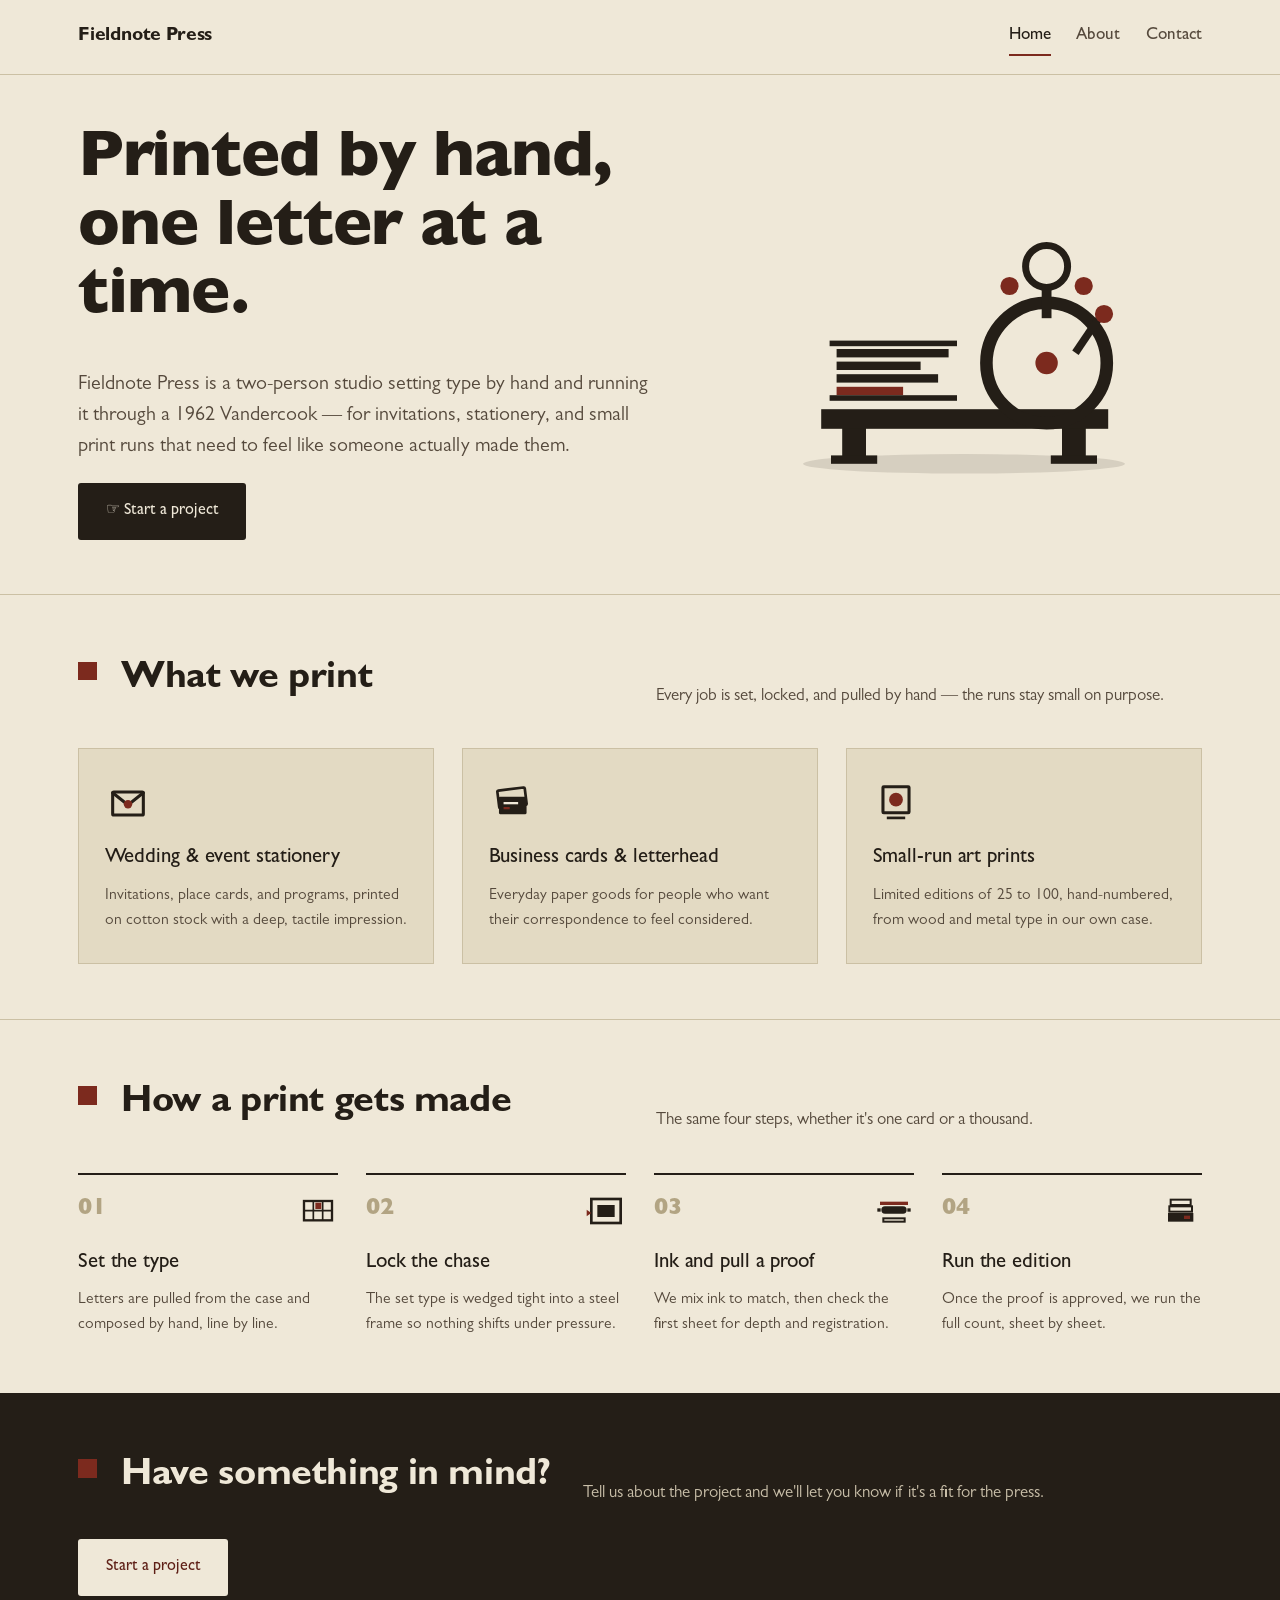
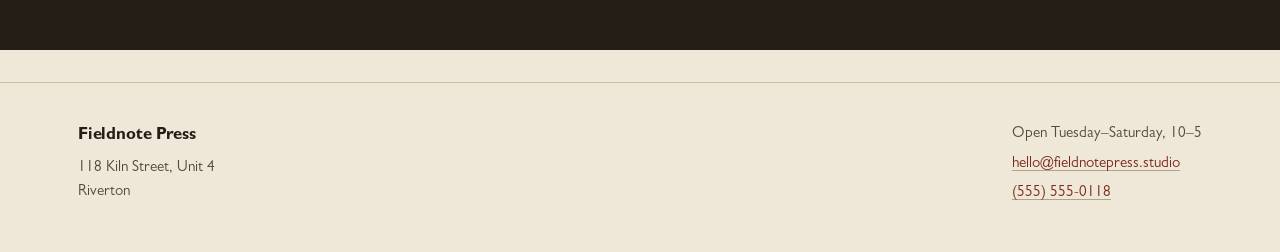
<file: index.html>
<!doctype html>
<html lang="en">
<head>
  <meta charset="utf-8">
  <meta name="viewport" content="width=device-width, initial-scale=1">
  <title>Fieldnote Press — Letterpress studio</title>
  <meta name="description" content="Fieldnote Press is a small letterpress studio setting type by hand for invitations, stationery, and small-run art prints.">
  <meta name="theme-color" content="#241E17">
  <link rel="icon" href="images/favicon.svg" type="image/svg+xml">
  <link rel="icon" href="images/favicon.ico" sizes="any">
  <link rel="apple-touch-icon" href="images/apple-touch-icon.png">
  <link rel="preload" href="fonts/gill-sans.woff2" as="font" type="font/woff2" crossorigin>
  <link rel="preload" href="fonts/gill-sans-heavy.woff2" as="font" type="font/woff2" crossorigin>
  <link rel="stylesheet" href="css/style.css">
</head>
<body>
  <a class="skip-link" href="#main">Skip to content</a>

  <header class="site-header">
    <div class="wrap header-inner">
      <a class="wordmark" href="index.html">Fieldnote Press</a>
      <nav class="site-nav" aria-label="Main">
        <a href="index.html" class="is-active" aria-current="page">Home</a>
        <a href="about.html">About</a>
        <a href="contact.html">Contact</a>
      </nav>
    </div>
  </header>

  <main id="main">
    <section class="hero">
      <div class="wrap hero-grid">
        <div class="hero-copy">
          <h1 class="display reveal">Printed by hand, one letter at a time.</h1>
          <p class="lede reveal">Fieldnote Press is a two-person studio setting type by hand and running it
            through a 1962 Vandercook — for invitations, stationery, and small print runs that need to feel
            like someone actually made them.</p>
          <a class="btn btn-primary reveal" href="contact.html">☞ Start a project</a>
        </div>
        <div class="hero-mark reveal" aria-hidden="true">
          <img src="images/hero-press.svg" alt="" width="600" height="440" loading="eager">
        </div>
      </div>
    </section>

    <section class="section">
      <div class="wrap">
        <div class="section-head">
          <h2 class="section-heading">What we print</h2>
          <p>Every job is set, locked, and pulled by hand — the runs stay small on purpose.</p>
        </div>
        <div class="trio">
          <div class="trio-item">
            <img class="trio-icon" src="images/icon-invitation.svg" alt="" width="46" height="46">
            <h3 class="card-heading">Wedding &amp; event stationery</h3>
            <p>Invitations, place cards, and programs, printed on cotton stock with a deep, tactile
              impression.</p>
          </div>
          <div class="trio-item">
            <img class="trio-icon" src="images/icon-cards.svg" alt="" width="46" height="46">
            <h3 class="card-heading">Business cards &amp; letterhead</h3>
            <p>Everyday paper goods for people who want their correspondence to feel considered.</p>
          </div>
          <div class="trio-item">
            <img class="trio-icon" src="images/icon-print.svg" alt="" width="46" height="46">
            <h3 class="card-heading">Small-run art prints</h3>
            <p>Limited editions of 25 to 100, hand-numbered, from wood and metal type in our own case.</p>
          </div>
        </div>
      </div>
    </section>

    <section class="section">
      <div class="wrap">
        <div class="section-head">
          <h2 class="section-heading">How a print gets made</h2>
          <p>The same four steps, whether it's one card or a thousand.</p>
        </div>
        <div class="process">
          <div class="process-item">
            <div class="process-item-head">
              <span class="process-num">01</span>
              <img class="process-icon" src="images/icon-set-type.svg" alt="" width="40" height="40">
            </div>
            <h3 class="card-heading">Set the type</h3>
            <p>Letters are pulled from the case and composed by hand, line by line.</p>
          </div>
          <div class="process-item">
            <div class="process-item-head">
              <span class="process-num">02</span>
              <img class="process-icon" src="images/icon-lock-chase.svg" alt="" width="40" height="40">
            </div>
            <h3 class="card-heading">Lock the chase</h3>
            <p>The set type is wedged tight into a steel frame so nothing shifts under pressure.</p>
          </div>
          <div class="process-item">
            <div class="process-item-head">
              <span class="process-num">03</span>
              <img class="process-icon" src="images/icon-ink-proof.svg" alt="" width="40" height="40">
            </div>
            <h3 class="card-heading">Ink and pull a proof</h3>
            <p>We mix ink to match, then check the first sheet for depth and registration.</p>
          </div>
          <div class="process-item">
            <div class="process-item-head">
              <span class="process-num">04</span>
              <img class="process-icon" src="images/icon-run-edition.svg" alt="" width="40" height="40">
            </div>
            <h3 class="card-heading">Run the edition</h3>
            <p>Once the proof is approved, we run the full count, sheet by sheet.</p>
          </div>
        </div>
      </div>
    </section>

    <section class="section cta-band">
      <div class="wrap">
        <div class="cta-band-inner">
          <div class="section-head">
            <h2 class="section-heading">Have something in mind?</h2>
            <p>Tell us about the project and we'll let you know if it's a fit for the press.</p>
          </div>
          <a class="btn btn-on-red" href="contact.html">Start a project</a>
        </div>
      </div>
    </section>
  </main>

  <footer class="site-footer">
    <div class="wrap footer-inner">
      <div>
        <p class="wordmark small">Fieldnote Press</p>
        <p>118 Kiln Street, Unit 4<br>Riverton</p>
      </div>
      <div>
        <p>Open Tuesday–Saturday, 10–5</p>
        <p><a class="text-link" href="mailto:hello@fieldnotepress.studio">hello@fieldnotepress.studio</a></p>
        <p><a class="text-link" href="tel:+15555550118">(555) 555-0118</a></p>
      </div>
    </div>
  </footer>

  <script src="js/script.js"></script>
</body>
</html>
</file>
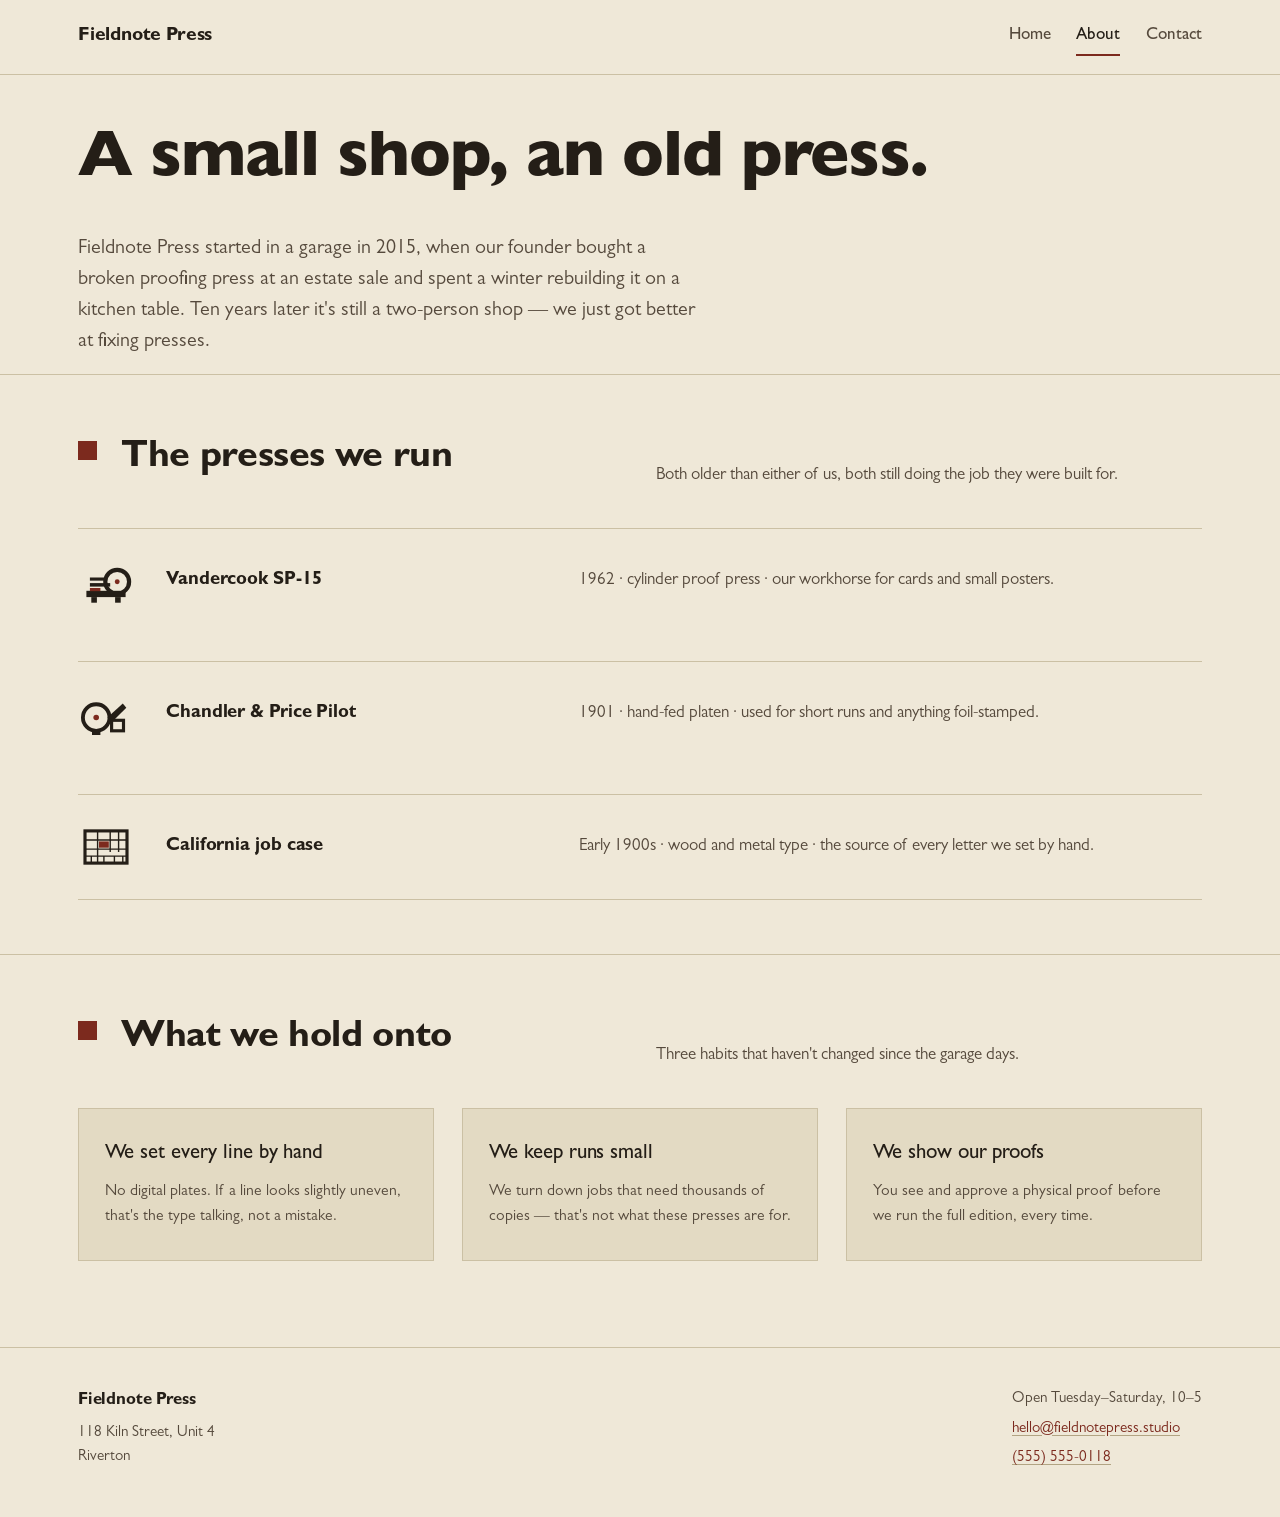
<file: about.html>
<!doctype html>
<html lang="en">
<head>
  <meta charset="utf-8">
  <meta name="viewport" content="width=device-width, initial-scale=1">
  <title>About — Fieldnote Press</title>
  <meta name="description" content="The story behind Fieldnote Press, the presses we run, and the values that keep the shop small.">
  <meta name="theme-color" content="#241E17">
  <link rel="icon" href="images/favicon.svg" type="image/svg+xml">
  <link rel="icon" href="images/favicon.ico" sizes="any">
  <link rel="apple-touch-icon" href="images/apple-touch-icon.png">
  <link rel="preload" href="fonts/gill-sans.woff2" as="font" type="font/woff2" crossorigin>
  <link rel="preload" href="fonts/gill-sans-heavy.woff2" as="font" type="font/woff2" crossorigin>
  <link rel="stylesheet" href="css/style.css">
</head>
<body>
  <a class="skip-link" href="#main">Skip to content</a>

  <header class="site-header">
    <div class="wrap header-inner">
      <a class="wordmark" href="index.html">Fieldnote Press</a>
      <nav class="site-nav" aria-label="Main">
        <a href="index.html">Home</a>
        <a href="about.html" class="is-active" aria-current="page">About</a>
        <a href="contact.html">Contact</a>
      </nav>
    </div>
  </header>

  <main id="main">
    <section class="hero" style="padding-bottom: 1rem;">
      <div class="wrap">
        <h1 class="display reveal">A small shop, an old press.</h1>
        <p class="lede reveal" style="margin-top: 1.4rem;">Fieldnote Press started in a garage in 2015, when
          our founder bought a broken proofing press at an estate sale and spent a winter rebuilding it on a
          kitchen table. Ten years later it's still a two-person shop — we just got better at fixing presses.</p>
      </div>
    </section>

    <section class="section">
      <div class="wrap">
        <div class="section-head">
          <h2 class="section-heading">The presses we run</h2>
          <p>Both older than either of us, both still doing the job they were built for.</p>
        </div>
        <dl class="spec-list">
          <div class="spec-row">
            <img class="spec-icon" src="images/press-vandercook.svg" alt="" width="56" height="56">
            <dt>Vandercook SP-15</dt>
            <dd>1962 · cylinder proof press · our workhorse for cards and small posters.</dd>
          </div>
          <div class="spec-row">
            <img class="spec-icon" src="images/press-pilot.svg" alt="" width="56" height="56">
            <dt>Chandler &amp; Price Pilot</dt>
            <dd>1901 · hand-fed platen · used for short runs and anything foil-stamped.</dd>
          </div>
          <div class="spec-row">
            <img class="spec-icon" src="images/press-jobcase.svg" alt="" width="56" height="56">
            <dt>California job case</dt>
            <dd>Early 1900s · wood and metal type · the source of every letter we set by hand.</dd>
          </div>
        </dl>
      </div>
    </section>

    <section class="section">
      <div class="wrap">
        <div class="section-head">
          <h2 class="section-heading">What we hold onto</h2>
          <p>Three habits that haven't changed since the garage days.</p>
        </div>
        <div class="values">
          <div class="trio-item">
            <h3 class="card-heading">We set every line by hand</h3>
            <p>No digital plates. If a line looks slightly uneven, that's the type talking, not a mistake.</p>
          </div>
          <div class="trio-item">
            <h3 class="card-heading">We keep runs small</h3>
            <p>We turn down jobs that need thousands of copies — that's not what these presses are for.</p>
          </div>
          <div class="trio-item">
            <h3 class="card-heading">We show our proofs</h3>
            <p>You see and approve a physical proof before we run the full edition, every time.</p>
          </div>
        </div>
      </div>
    </section>
  </main>

  <footer class="site-footer">
    <div class="wrap footer-inner">
      <div>
        <p class="wordmark small">Fieldnote Press</p>
        <p>118 Kiln Street, Unit 4<br>Riverton</p>
      </div>
      <div>
        <p>Open Tuesday–Saturday, 10–5</p>
        <p><a class="text-link" href="mailto:hello@fieldnotepress.studio">hello@fieldnotepress.studio</a></p>
        <p><a class="text-link" href="tel:+15555550118">(555) 555-0118</a></p>
      </div>
    </div>
  </footer>

  <script src="js/script.js"></script>
</body>
</html>
</file>
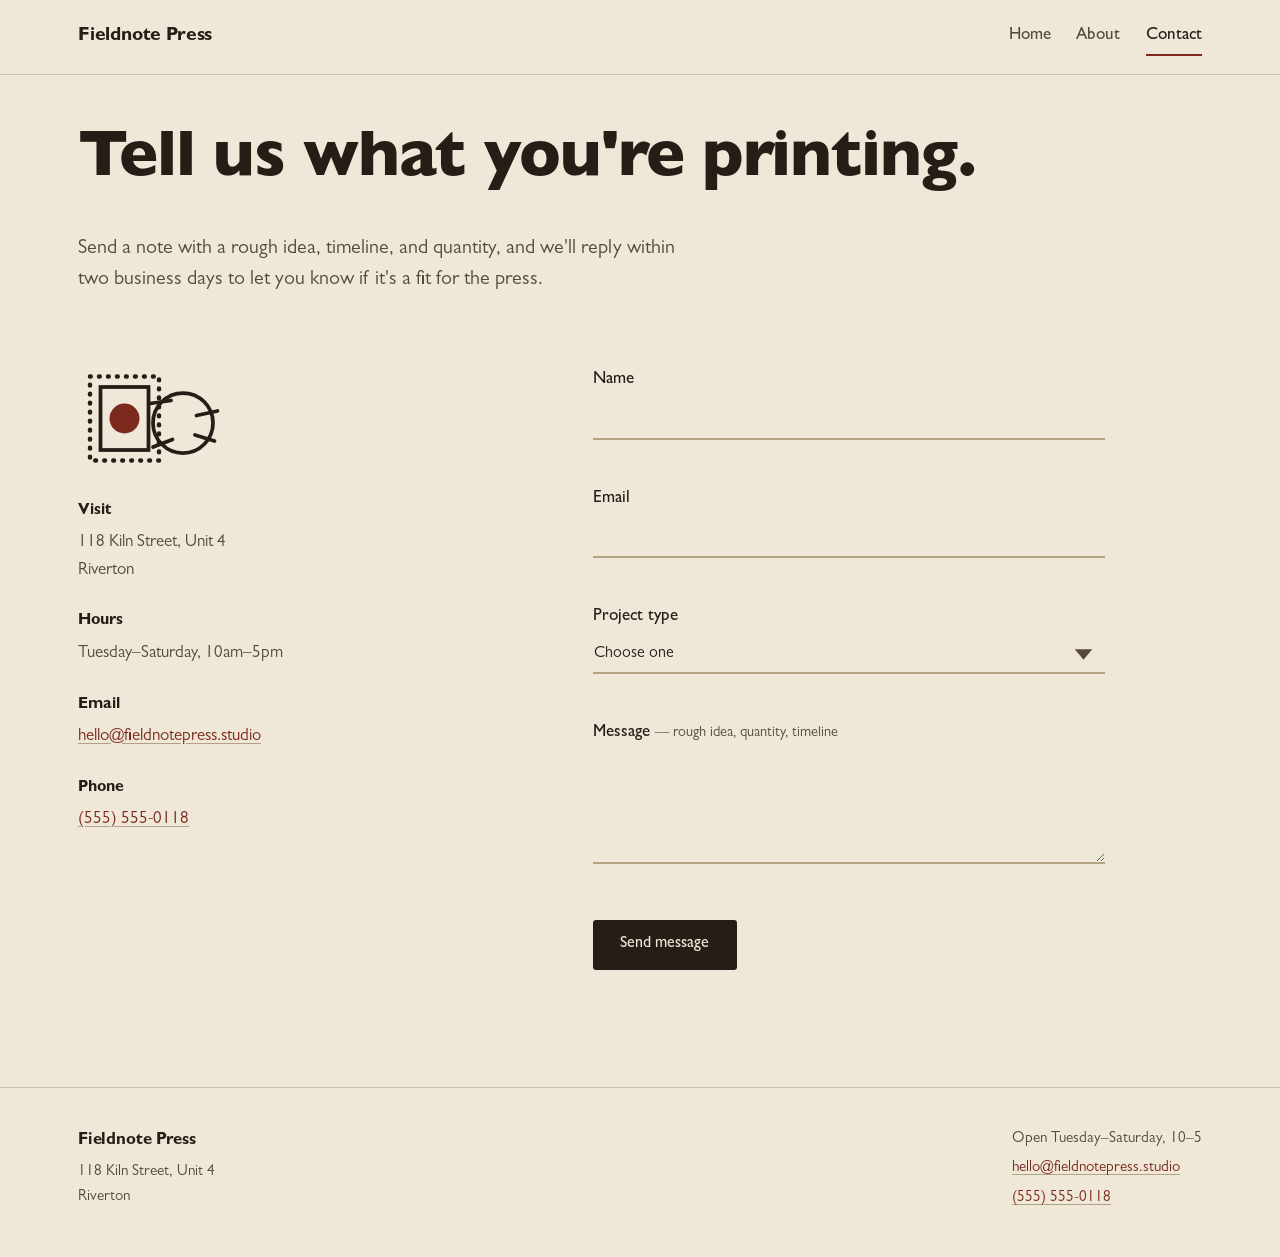
<file: contact.html>
<!doctype html>
<html lang="en">
<head>
  <meta charset="utf-8">
  <meta name="viewport" content="width=device-width, initial-scale=1">
  <title>Contact — Fieldnote Press</title>
  <meta name="description" content="Get in touch with Fieldnote Press about a print project — visit the studio, or send a message.">
  <meta name="theme-color" content="#241E17">
  <link rel="icon" href="images/favicon.svg" type="image/svg+xml">
  <link rel="icon" href="images/favicon.ico" sizes="any">
  <link rel="apple-touch-icon" href="images/apple-touch-icon.png">
  <link rel="preload" href="fonts/gill-sans.woff2" as="font" type="font/woff2" crossorigin>
  <link rel="preload" href="fonts/gill-sans-heavy.woff2" as="font" type="font/woff2" crossorigin>
  <link rel="stylesheet" href="css/style.css">
</head>
<body>
  <a class="skip-link" href="#main">Skip to content</a>

  <header class="site-header">
    <div class="wrap header-inner">
      <a class="wordmark" href="index.html">Fieldnote Press</a>
      <nav class="site-nav" aria-label="Main">
        <a href="index.html">Home</a>
        <a href="about.html">About</a>
        <a href="contact.html" class="is-active" aria-current="page">Contact</a>
      </nav>
    </div>
  </header>

  <main id="main">
    <section class="hero" style="padding-bottom: 1rem;">
      <div class="wrap">
        <h1 class="display reveal">Tell us what you're printing.</h1>
        <p class="lede reveal" style="margin-top: 1.4rem;">Send a note with a rough idea, timeline, and
          quantity, and we'll reply within two business days to let you know if it's a fit for the press.</p>
      </div>
    </section>

    <section class="section" style="border-top: none;">
      <div class="wrap contact-grid">
        <div>
          <img class="contact-illustration" src="images/postmark.svg" alt="" width="200" height="140">
          <div class="info-block">
            <h3>Visit</h3>
            <p>118 Kiln Street, Unit 4<br>Riverton</p>
          </div>
          <div class="info-block">
            <h3>Hours</h3>
            <p>Tuesday–Saturday, 10am–5pm</p>
          </div>
          <div class="info-block">
            <h3>Email</h3>
            <p><a class="text-link" href="mailto:hello@fieldnotepress.studio">hello@fieldnotepress.studio</a></p>
          </div>
          <div class="info-block">
            <h3>Phone</h3>
            <p><a class="text-link" href="tel:+15555550118">(555) 555-0118</a></p>
          </div>
        </div>

        <div>
          <form id="contact-form" novalidate action="https://formspree.io/f/xppznebg" method="POST">
            <input type="hidden" name="_subject" value="New project inquiry — Fieldnote Press website">

            <div class="field">
              <label for="name">Name</label>
              <input type="text" id="name" name="name" autocomplete="name" required>
              <span class="field-error" id="name-error"></span>
            </div>

            <div class="field">
              <label for="email">Email</label>
              <input type="email" id="email" name="email" autocomplete="email" required>
              <span class="field-error" id="email-error"></span>
            </div>

            <div class="field">
              <label for="project-type">Project type</label>
              <select id="project-type" name="project-type" required>
                <option value="" selected disabled>Choose one</option>
                <option value="Wedding &amp; event stationery">Wedding &amp; event stationery</option>
                <option value="Business stationery">Business stationery</option>
                <option value="Art print">Art print</option>
                <option value="Something else">Something else</option>
              </select>
              <span class="field-error" id="project-type-error"></span>
            </div>

            <div class="field">
              <label for="message">Message <span class="hint">— rough idea, quantity, timeline</span></label>
              <textarea id="message" name="message" required></textarea>
              <span class="field-error" id="message-error"></span>
            </div>

            <input class="hp-field" type="text" name="_gotcha" tabindex="-1" autocomplete="off" aria-hidden="true">

            <button type="submit" class="btn btn-primary">Send message</button>
            <p class="submit-note" id="submit-note" role="alert"></p>
          </form>

          <div class="form-status" id="form-status" role="status" aria-live="polite">
            <h3>Got it, thank you.</h3>
            <p>We read every message by hand and reply within two business days.</p>
          </div>
        </div>
      </div>
    </section>
  </main>

  <footer class="site-footer">
    <div class="wrap footer-inner">
      <div>
        <p class="wordmark small">Fieldnote Press</p>
        <p>118 Kiln Street, Unit 4<br>Riverton</p>
      </div>
      <div>
        <p>Open Tuesday–Saturday, 10–5</p>
        <p><a class="text-link" href="mailto:hello@fieldnotepress.studio">hello@fieldnotepress.studio</a></p>
        <p><a class="text-link" href="tel:+15555550118">(555) 555-0118</a></p>
      </div>
    </div>
  </footer>

  <script src="js/script.js"></script>
</body>
</html>
</file>
<file: css/style.css>
/* ===================================================================
   Fieldnote Press — stylesheet
   Type: Gill Sans (self-hosted), set in weight, not in family switches.
   =================================================================== */

@font-face {
  font-family: "Gill Sans";
  src: url("../fonts/gill-sans-light.woff2") format("woff2");
  font-weight: 300;
  font-style: normal;
  font-display: swap;
}
@font-face {
  font-family: "Gill Sans";
  src: url("../fonts/gill-sans.woff2") format("woff2");
  font-weight: 400;
  font-style: normal;
  font-display: swap;
}
@font-face {
  font-family: "Gill Sans";
  src: url("../fonts/gill-sans-italic.woff2") format("woff2");
  font-weight: 400;
  font-style: italic;
  font-display: swap;
}
@font-face {
  font-family: "Gill Sans";
  src: url("../fonts/gill-sans-medium.woff2") format("woff2");
  font-weight: 500;
  font-style: normal;
  font-display: swap;
}
@font-face {
  font-family: "Gill Sans";
  src: url("../fonts/gill-sans-bold.woff2") format("woff2");
  font-weight: 700;
  font-style: normal;
  font-display: swap;
}
@font-face {
  font-family: "Gill Sans";
  src: url("../fonts/gill-sans-heavy.woff2") format("woff2");
  font-weight: 800;
  font-style: normal;
  font-display: swap;
}

/* ---------------------------------------------------------------
   Tokens
   --------------------------------------------------------------- */
:root {
  --paper:      #EFE8D8;
  --paper-deep: #E3DAC3;
  --ink:        #241E17;
  --ink-soft:   #55493C;
  --oxblood:    #7C2A1E;
  --oxblood-deep: #5E1F16;
  --brass:      #A67C3D;
  --line:       #CBC0A4;
  --line-deep:  #B2A483;

  --font: "Gill Sans", "Gill Sans MT", Frutiger, "Frutiger Linotype", Calibri, "Segoe UI", Corbel, Arial, sans-serif;

  --fs-body:    1.0625rem;
  --fs-small:   0.9rem;
  --fs-lede:    1.25rem;
  --fs-card-h:  1.3rem;
  --fs-section: clamp(1.7rem, 1.35rem + 1.3vw, 2.35rem);
  --fs-display: clamp(2.5rem, 1.85rem + 3vw, 4.1rem);

  --measure: 62ch;
  --wrap: 1180px;

  --gap: 1.75rem;
  --radius: 3px;
}

/* ---------------------------------------------------------------
   Reset & base
   --------------------------------------------------------------- */
*, *::before, *::after { box-sizing: border-box; }
html { scroll-behavior: smooth; }
@media (prefers-reduced-motion: reduce) {
  html { scroll-behavior: auto; }
  *, *::before, *::after { animation-duration: 0.01ms !important; animation-iteration-count: 1 !important; transition-duration: 0.01ms !important; }
}

body {
  margin: 0;
  background: var(--paper);
  color: var(--ink);
  font-family: var(--font);
  font-weight: 400;
  font-size: var(--fs-body);
  line-height: 1.6;
  -webkit-font-smoothing: antialiased;
  text-rendering: optimizeLegibility;
}

img { max-width: 100%; display: block; }
a { color: inherit; }

h1, h2, h3, h4 { margin: 0; font-weight: 500; }

p { margin: 0 0 1em; max-width: var(--measure); }
p:last-child { margin-bottom: 0; }

.skip-link {
  position: absolute;
  left: -999px;
  top: 0;
  background: var(--ink);
  color: var(--paper);
  padding: 0.75em 1.25em;
  z-index: 100;
}
.skip-link:focus {
  left: 1rem;
  top: 1rem;
}

:focus-visible {
  outline: 3px solid var(--oxblood);
  outline-offset: 3px;
}

.wrap {
  max-width: var(--wrap);
  margin-inline: auto;
  padding-inline: 1.75rem;
}

/* ---------------------------------------------------------------
   Header
   --------------------------------------------------------------- */
.site-header {
  border-bottom: 1px solid var(--line);
}

.header-inner {
  display: flex;
  align-items: center;
  justify-content: space-between;
  gap: 1.5rem;
  padding-block: 1.15rem;
}

.wordmark {
  font-weight: 700;
  font-size: 1.2rem;
  letter-spacing: -0.01em;
  text-decoration: none;
  color: var(--ink);
  white-space: nowrap;
}
.wordmark.small { font-size: 1.05rem; margin: 0 0 0.4em; }

.site-nav {
  display: flex;
  gap: clamp(1rem, 2vw, 2rem);
  flex-wrap: wrap;
}
.site-nav a {
  text-decoration: none;
  font-weight: 500;
  color: var(--ink-soft);
  padding-block: 0.25rem;
  border-bottom: 2px solid transparent;
}
.site-nav a:hover { color: var(--ink); border-bottom-color: var(--line-deep); }
.site-nav a.is-active {
  color: var(--ink);
  border-bottom-color: var(--oxblood);
}

/* ---------------------------------------------------------------
   Hero
   --------------------------------------------------------------- */
.hero { padding-block: clamp(2.75rem, 3vw + 1rem, 5rem); }

.hero-grid {
  display: grid;
  grid-template-columns: 1.1fr 0.9fr;
  align-items: center;
  gap: clamp(2rem, 5vw, 4rem);
}

.hero-copy { max-width: 40rem; }

.display {
  font-weight: 800;
  font-size: var(--fs-display);
  line-height: 1.04;
  letter-spacing: -0.015em;
  margin-bottom: 0.55em;
}

.lede {
  font-size: var(--fs-lede);
  color: var(--ink-soft);
  line-height: 1.55;
}

.hero-mark {
  justify-self: center;
  width: 100%;
  max-width: 420px;
}
.hero-mark img { width: 100%; height: auto; }

/* ---------------------------------------------------------------
   Buttons
   --------------------------------------------------------------- */
.btn {
  display: inline-flex;
  align-items: center;
  gap: 0.5em;
  font-family: var(--font);
  font-weight: 500;
  font-size: 1rem;
  text-decoration: none;
  padding: 0.85em 1.6em;
  border-radius: var(--radius);
  border: 2px solid transparent;
  cursor: pointer;
  transition: transform 0.12s ease, background-color 0.15s ease, box-shadow 0.15s ease;
}
.btn:active { transform: translateY(2px); }

.btn-primary {
  background: var(--ink);
  color: var(--paper);
}
.btn-primary:hover { background: var(--oxblood-deep); }

.btn-on-red {
  background: var(--paper);
  color: var(--oxblood-deep);
}
.btn-on-red:hover { background: var(--ink); color: var(--paper); }

/* ---------------------------------------------------------------
   Sections (generic)
   --------------------------------------------------------------- */
.section {
  padding-block: clamp(2.75rem, 3vw + 1rem, 4.5rem);
  border-top: 1px solid var(--line);
}

.section-head {
  display: grid;
  grid-template-columns: 1fr 1fr;
  gap: 2rem;
  align-items: end;
  margin-bottom: clamp(2rem, 3vw, 3rem);
}
.section-head p { color: var(--ink-soft); }

.section-heading {
  font-size: var(--fs-section);
  font-weight: 700;
  letter-spacing: -0.01em;
  position: relative;
  padding-left: 1.15em;
}
.section-heading::before {
  content: "";
  position: absolute;
  left: 0;
  top: 0.32em;
  width: 0.5em;
  height: 0.5em;
  background: var(--oxblood);
}

/* ---------------------------------------------------------------
   Trio grid (home: what we print)
   --------------------------------------------------------------- */
.trio, .values {
  display: grid;
  grid-template-columns: repeat(3, 1fr);
  gap: var(--gap);
}

.trio-item {
  padding: 1.85rem 1.6rem;
  background: var(--paper-deep);
  border: 1px solid var(--line);
}

.trio-icon {
  width: 46px;
  height: 46px;
  margin-bottom: 1.1rem;
}

.card-heading {
  font-size: var(--fs-card-h);
  font-weight: 500;
  margin-bottom: 0.5rem;
  letter-spacing: -0.005em;
}

.trio-item p, .values p { color: var(--ink-soft); font-size: 0.98rem; }

/* ---------------------------------------------------------------
   Process (home: how a print gets made)
   --------------------------------------------------------------- */
.process {
  display: grid;
  grid-template-columns: repeat(4, 1fr);
  gap: var(--gap);
}

.process-item {
  position: relative;
  padding-top: 1rem;
  border-top: 2px solid var(--ink);
}

.process-item-head {
  display: flex;
  align-items: center;
  justify-content: space-between;
  margin-bottom: 1rem;
}

.process-num {
  font-weight: 800;
  font-size: 1.5rem;
  color: var(--line-deep);
  font-variant-numeric: tabular-nums;
}

.process-icon { width: 40px; height: 40px; }

.process-item p { color: var(--ink-soft); font-size: 0.98rem; }

/* ---------------------------------------------------------------
   CTA band (home)
   --------------------------------------------------------------- */
.cta-band {
  background: var(--ink);
  color: var(--paper);
  border-top: none;
}
.cta-band .section-heading { color: var(--paper); }
.cta-band .section-heading::before { background: var(--oxblood); }
.cta-band .section-head p { color: #C9BFA9; }

.cta-band-inner {
  display: flex;
  align-items: center;
  justify-content: space-between;
  gap: 2rem;
  flex-wrap: wrap;
}
.cta-band-inner .section-head { margin-bottom: 0; }

/* ---------------------------------------------------------------
   About: spec list (the presses we run)
   --------------------------------------------------------------- */
.spec-list {
  margin: 0;
  display: flex;
  flex-direction: column;
  gap: 1.75rem;
}

.spec-row {
  display: grid;
  grid-template-columns: 64px 1fr 1.6fr;
  gap: 1.5rem;
  align-items: center;
  padding-block: 1.5rem;
  border-top: 1px solid var(--line);
}
.spec-row:last-child { border-bottom: 1px solid var(--line); }

.spec-icon { width: 56px; height: 56px; }

.spec-row dt {
  font-weight: 700;
  font-size: 1.15rem;
  letter-spacing: -0.005em;
}
.spec-row dd {
  margin: 0;
  color: var(--ink-soft);
}

/* ---------------------------------------------------------------
   Contact page
   --------------------------------------------------------------- */
.contact-grid {
  display: grid;
  grid-template-columns: 0.85fr 1.15fr;
  gap: clamp(2rem, 5vw, 4rem);
  align-items: start;
}

.contact-illustration {
  width: 150px;
  height: auto;
  margin-bottom: 1.75rem;
}

.info-block { margin-bottom: 1.6rem; }
.info-block h3 {
  font-weight: 700;
  font-size: 1rem;
  margin-bottom: 0.3rem;
}
.info-block p { color: var(--ink-soft); }

.text-link {
  color: var(--oxblood);
  text-decoration-color: var(--line-deep);
  text-underline-offset: 3px;
}
.text-link:hover { color: var(--oxblood-deep); text-decoration-color: currentColor; }

/* Form */
#contact-form { max-width: 32rem; }

.field { margin-bottom: 1.4rem; }

.field label {
  display: block;
  font-weight: 500;
  margin-bottom: 0.4rem;
}
.field label .hint {
  font-weight: 400;
  color: var(--ink-soft);
  font-size: 0.9rem;
}

.field input,
.field select,
.field textarea {
  width: 100%;
  font-family: var(--font);
  font-size: 1rem;
  color: var(--ink);
  background: transparent;
  border: none;
  border-bottom: 2px solid var(--line-deep);
  border-radius: 0;
  padding: 0.6em 0.1em;
}
.field textarea { min-height: 7rem; resize: vertical; }
.field input:focus,
.field select:focus,
.field textarea:focus {
  outline: none;
  border-bottom-color: var(--oxblood);
}
.field select { appearance: none; background: transparent; cursor: pointer;
  background-image: url("data:image/svg+xml,%3Csvg xmlns='http://www.w3.org/2000/svg' viewBox='0 0 20 20' fill='%2355493C'%3E%3Cpath d='M5 7l5 6 5-6z'/%3E%3C/svg%3E");
  background-repeat: no-repeat;
  background-position: right 0.2em center;
  padding-right: 1.5em;
}

.field.has-error input,
.field.has-error select,
.field.has-error textarea {
  border-bottom-color: var(--oxblood);
}

.field-error {
  display: block;
  min-height: 1.3em;
  color: var(--oxblood);
  font-size: 0.85rem;
  margin-top: 0.3rem;
}

.hp-field {
  position: absolute;
  left: -9999px;
  top: -9999px;
}

.submit-note {
  min-height: 1.3em;
  margin: 0.75rem 0 0;
  font-size: 0.9rem;
  color: var(--oxblood);
}
.submit-note.is-pending { color: var(--ink-soft); }

.btn[disabled] {
  opacity: 0.6;
  cursor: default;
}
.btn[disabled]:active { transform: none; }

.form-status {
  display: none;
  max-width: 32rem;
  padding: 1.75rem;
  background: var(--paper-deep);
  border: 1px solid var(--line);
}
.form-status.is-visible { display: block; }
.form-status h3 { font-size: 1.15rem; margin-bottom: 0.4rem; }
.form-status p { color: var(--ink-soft); }

#contact-form.is-hidden { display: none; }

/* ---------------------------------------------------------------
   Footer
   --------------------------------------------------------------- */
.site-footer {
  border-top: 1px solid var(--line);
  padding-block: 2.5rem;
  margin-top: 2rem;
}
.footer-inner {
  display: flex;
  justify-content: space-between;
  flex-wrap: wrap;
  gap: 1.5rem;
}
.footer-inner p { margin: 0 0 0.35em; color: var(--ink-soft); font-size: 0.95rem; }
.footer-inner .wordmark.small { color: var(--ink); }

/* ---------------------------------------------------------------
   Reveal-on-scroll
   --------------------------------------------------------------- */
.reveal {
  opacity: 0;
  transform: translateY(14px);
  transition: opacity 0.7s ease, transform 0.7s ease;
}
.reveal.is-visible {
  opacity: 1;
  transform: none;
}
@media (prefers-reduced-motion: reduce) {
  .reveal { opacity: 1; transform: none; transition: none; }
}

/* ---------------------------------------------------------------
   Responsive
   --------------------------------------------------------------- */
@media (max-width: 900px) {
  .hero-grid { grid-template-columns: 1fr; }
  .hero-mark { order: -1; max-width: 280px; }
  .section-head { grid-template-columns: 1fr; align-items: start; gap: 0.75rem; }
  .trio, .values { grid-template-columns: 1fr 1fr; }
  .process { grid-template-columns: 1fr 1fr; }
  .contact-grid { grid-template-columns: 1fr; }
  .spec-row { grid-template-columns: 48px 1fr; }
  .spec-row dd { grid-column: 1 / -1; }
  .cta-band-inner { flex-direction: column; align-items: flex-start; }
}

@media (max-width: 560px) {
  .header-inner { flex-direction: column; align-items: flex-start; gap: 0.75rem; }
  .trio, .values, .process { grid-template-columns: 1fr; }
  .footer-inner { flex-direction: column; }
}
</file>
